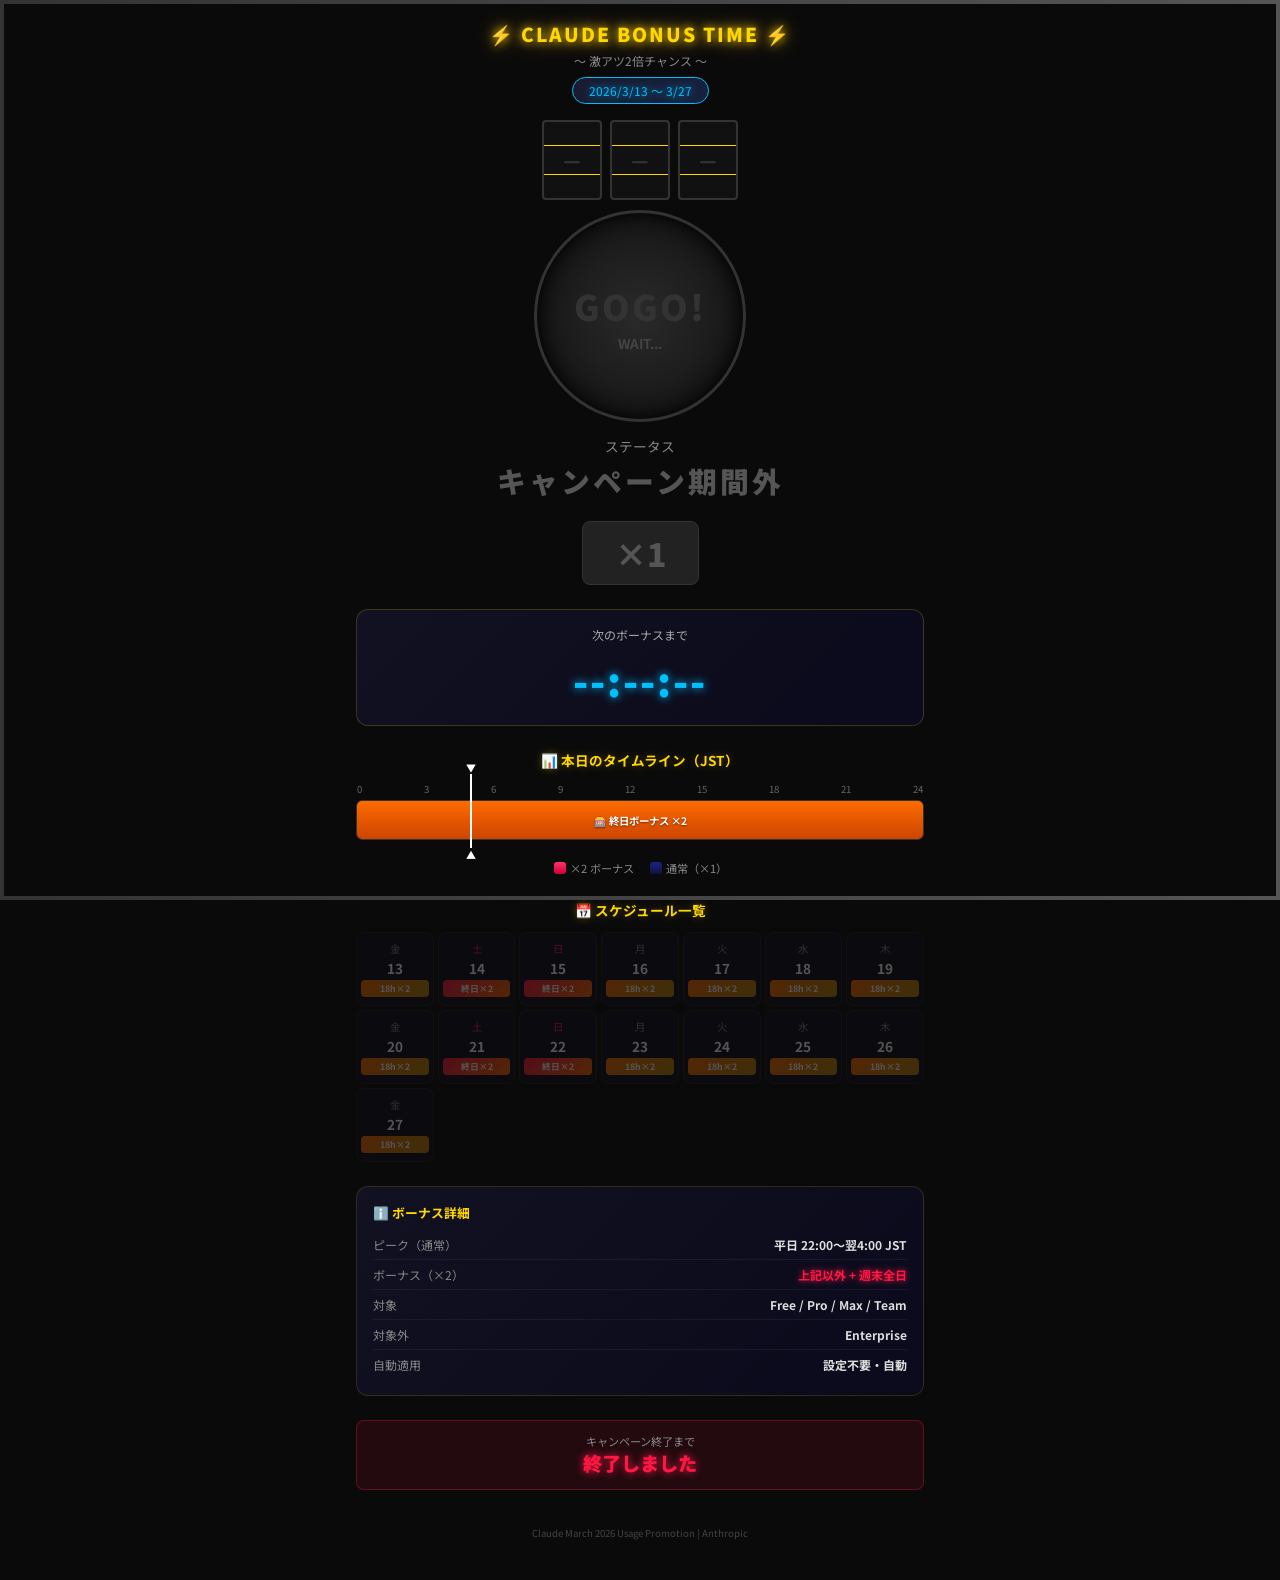
<file: index.html>
<!DOCTYPE html>
<html lang="ja">
<head>
<meta charset="UTF-8">
<meta name="viewport" content="width=device-width, initial-scale=1.0">
<title>Claude ボーナスタイム 〜激アツ2倍チャンス〜</title>
<style>
  @import url('https://fonts.googleapis.com/css2?family=Noto+Sans+JP:wght@700;900&display=swap');

  * { margin: 0; padding: 0; box-sizing: border-box; }

  :root {
    --gold: #ffd700;
    --gold-dark: #b8860b;
    --red-hot: #ff1744;
    --red-glow: #ff4444;
    --neon-blue: #00bfff;
    --neon-purple: #a855f7;
    --rainbow-1: #ff0000;
    --rainbow-2: #ff8800;
    --rainbow-3: #ffdd00;
    --rainbow-4: #00ff44;
    --rainbow-5: #0088ff;
    --rainbow-6: #8800ff;
    --rainbow-7: #ff00ff;
  }

  body {
    background: #0a0a0a;
    color: #fff;
    font-family: 'Noto Sans JP', sans-serif;
    min-height: 100vh;
    overflow-x: hidden;
    position: relative;
  }

  /* LED Border Animation */
  .led-border {
    position: fixed;
    top: 0; left: 0; right: 0; bottom: 0;
    pointer-events: none;
    z-index: 100;
  }
  .led-border::before {
    content: '';
    position: absolute;
    inset: 0;
    border: 4px solid transparent;
    border-image: repeating-linear-gradient(
      90deg,
      var(--rainbow-1), var(--rainbow-2), var(--rainbow-3),
      var(--rainbow-4), var(--rainbow-5), var(--rainbow-6), var(--rainbow-7)
    ) 4;
    animation: ledRotate 2s linear infinite;
  }
  @keyframes ledRotate {
    0% { filter: hue-rotate(0deg); }
    100% { filter: hue-rotate(360deg); }
  }

  .led-border.off::before {
    border-image: repeating-linear-gradient(90deg, #333, #555) 4;
    animation: none;
  }

  /* LED dots along edges */
  .led-dots {
    position: fixed;
    top: 0; left: 0; right: 0; bottom: 0;
    pointer-events: none;
    z-index: 101;
  }

  /* Main Container */
  .container {
    max-width: 600px;
    margin: 0 auto;
    padding: 20px 16px;
    position: relative;
    z-index: 10;
  }

  /* Title */
  .title {
    text-align: center;
    margin-bottom: 8px;
  }
  .title h1 {
    font-size: 1.2rem;
    font-weight: 900;
    color: var(--gold);
    text-shadow:
      0 0 10px var(--gold),
      0 0 20px var(--gold-dark),
      2px 2px 0 #000;
    letter-spacing: 2px;
  }
  .title .sub {
    font-size: 0.75rem;
    color: #888;
    margin-top: 4px;
  }

  /* Period Badge */
  .period-badge {
    text-align: center;
    margin-bottom: 16px;
  }
  .period-badge span {
    display: inline-block;
    background: linear-gradient(135deg, #1a1a2e, #16213e);
    border: 1px solid var(--neon-blue);
    color: var(--neon-blue);
    padding: 4px 16px;
    border-radius: 20px;
    font-size: 0.75rem;
    text-shadow: 0 0 8px var(--neon-blue);
  }

  /* GOGO Lamp */
  .gogo-lamp {
    width: 200px;
    height: 200px;
    margin: 0 auto 20px;
    border-radius: 50%;
    display: flex;
    align-items: center;
    justify-content: center;
    flex-direction: column;
    position: relative;
    transition: all 0.3s;
  }

  .gogo-lamp.bonus {
    background: radial-gradient(circle, #ff6b00 0%, #ff1744 40%, #880000 70%, #1a0000 100%);
    box-shadow:
      0 0 30px var(--red-hot),
      0 0 60px var(--red-hot),
      0 0 100px rgba(255, 23, 68, 0.5),
      inset 0 0 30px rgba(255, 255, 0, 0.3);
    animation: lampPulse 0.8s ease-in-out infinite alternate;
  }

  .gogo-lamp.bonus.rainbow {
    background: conic-gradient(
      from 0deg,
      #ff0000, #ff8800, #ffdd00, #00ff44,
      #0088ff, #8800ff, #ff00ff, #ff0000
    );
    box-shadow:
      0 0 40px var(--rainbow-3),
      0 0 80px var(--rainbow-5),
      0 0 120px var(--rainbow-7);
    animation: lampPulse 0.5s ease-in-out infinite alternate, rainbowSpin 3s linear infinite;
  }

  .gogo-lamp.off {
    background: radial-gradient(circle, #2a2a2a 0%, #1a1a1a 60%, #0a0a0a 100%);
    box-shadow: inset 0 0 20px rgba(0,0,0,0.8);
  }

  @keyframes lampPulse {
    0% { transform: scale(1); filter: brightness(1); }
    100% { transform: scale(1.05); filter: brightness(1.3); }
  }

  @keyframes rainbowSpin {
    0% { filter: hue-rotate(0deg) brightness(1.2); }
    100% { filter: hue-rotate(360deg) brightness(1.2); }
  }

  .gogo-lamp .lamp-ring {
    position: absolute;
    inset: -6px;
    border-radius: 50%;
    border: 3px solid #333;
    background: transparent;
  }
  .gogo-lamp.bonus .lamp-ring {
    border-color: var(--gold);
    box-shadow: 0 0 10px var(--gold);
  }

  .gogo-lamp .lamp-text {
    font-size: 2.2rem;
    font-weight: 900;
    letter-spacing: 2px;
    z-index: 2;
  }
  .gogo-lamp.bonus .lamp-text {
    color: #fff;
    text-shadow:
      0 0 10px #fff,
      0 0 20px var(--gold),
      0 0 40px var(--red-hot);
  }
  .gogo-lamp.off .lamp-text {
    color: #333;
    text-shadow: none;
  }

  .gogo-lamp .lamp-sub {
    font-size: 0.85rem;
    font-weight: 700;
    z-index: 2;
    margin-top: 2px;
  }
  .gogo-lamp.bonus .lamp-sub {
    color: var(--gold);
    text-shadow: 0 0 10px var(--gold);
  }
  .gogo-lamp.off .lamp-sub {
    color: #444;
  }

  /* Status Text */
  .status-area {
    text-align: center;
    margin-bottom: 20px;
  }
  .status-label {
    font-size: 0.85rem;
    color: #888;
    margin-bottom: 4px;
  }
  .status-text {
    font-size: 1.8rem;
    font-weight: 900;
    letter-spacing: 3px;
  }
  .status-text.bonus {
    background: linear-gradient(180deg, #fff 0%, var(--gold) 50%, var(--gold-dark) 100%);
    -webkit-background-clip: text;
    -webkit-text-fill-color: transparent;
    filter: drop-shadow(0 0 8px var(--gold));
    animation: textGlow 1s ease-in-out infinite alternate;
  }
  .status-text.off {
    color: #555;
  }
  @keyframes textGlow {
    0% { filter: drop-shadow(0 0 8px var(--gold)); }
    100% { filter: drop-shadow(0 0 16px var(--gold)) drop-shadow(0 0 32px var(--red-hot)); }
  }

  /* Countdown */
  .countdown-area {
    text-align: center;
    margin-bottom: 24px;
    padding: 16px;
    background: linear-gradient(135deg, rgba(20,20,40,0.8), rgba(10,10,30,0.9));
    border: 1px solid rgba(255,215,0,0.2);
    border-radius: 12px;
  }
  .countdown-label {
    font-size: 0.75rem;
    color: #aaa;
    margin-bottom: 8px;
  }
  .countdown-time {
    font-size: 2.5rem;
    font-weight: 900;
    font-variant-numeric: tabular-nums;
    letter-spacing: 2px;
  }
  .countdown-time.to-bonus {
    color: var(--neon-blue);
    text-shadow: 0 0 10px var(--neon-blue);
  }
  .countdown-time.to-end {
    color: var(--red-hot);
    text-shadow: 0 0 10px var(--red-hot);
    animation: urgentPulse 1s ease-in-out infinite;
  }
  @keyframes urgentPulse {
    0%, 100% { opacity: 1; }
    50% { opacity: 0.7; }
  }

  /* Multiplier Display */
  .multiplier {
    text-align: center;
    margin-bottom: 24px;
  }
  .multiplier-badge {
    display: inline-block;
    padding: 8px 32px;
    border-radius: 8px;
    font-size: 2rem;
    font-weight: 900;
  }
  .multiplier-badge.x2 {
    background: linear-gradient(135deg, var(--red-hot), #ff6b00);
    color: #fff;
    box-shadow:
      0 0 20px var(--red-hot),
      inset 0 -3px 0 rgba(0,0,0,0.3);
    text-shadow: 2px 2px 0 rgba(0,0,0,0.5);
    animation: badgePop 2s ease-in-out infinite;
  }
  .multiplier-badge.x1 {
    background: #222;
    color: #555;
    border: 1px solid #333;
  }
  @keyframes badgePop {
    0%, 100% { transform: scale(1); }
    50% { transform: scale(1.05); }
  }

  /* Timeline */
  .timeline {
    margin-bottom: 24px;
  }
  .timeline-title {
    font-size: 0.85rem;
    font-weight: 700;
    color: var(--gold);
    text-align: center;
    margin-bottom: 12px;
    text-shadow: 0 0 8px rgba(255,215,0,0.3);
  }

  .timeline-bar-wrapper {
    position: relative;
    margin-bottom: 20px;
  }

  .time-labels {
    display: flex;
    justify-content: space-between;
    font-size: 0.6rem;
    color: #666;
    margin-bottom: 4px;
    padding: 0 1px;
  }

  .timeline-bar {
    height: 40px;
    border-radius: 6px;
    overflow: hidden;
    display: flex;
    position: relative;
    border: 1px solid #333;
  }

  .timeline-segment {
    height: 100%;
    display: flex;
    align-items: center;
    justify-content: center;
    font-size: 0.65rem;
    font-weight: 700;
    position: relative;
    transition: all 0.3s;
  }

  .segment-bonus {
    background: linear-gradient(180deg, #ff3366, #cc0033);
    color: #fff;
    text-shadow: 0 1px 2px rgba(0,0,0,0.5);
  }
  .segment-bonus.active {
    animation: segmentGlow 1s ease-in-out infinite alternate;
  }
  @keyframes segmentGlow {
    0% { filter: brightness(1); }
    100% { filter: brightness(1.4); }
  }

  .segment-normal {
    background: linear-gradient(180deg, #1a237e, #0d1442);
    color: #5566aa;
  }

  .segment-weekend {
    background: linear-gradient(180deg, #ff6b00, #cc4400);
    color: #fff;
    text-shadow: 0 1px 2px rgba(0,0,0,0.5);
  }
  .segment-weekend.active {
    animation: segmentGlow 1s ease-in-out infinite alternate;
  }

  /* Current time indicator */
  .time-indicator {
    position: absolute;
    top: -8px;
    width: 2px;
    height: calc(100% + 16px);
    background: #fff;
    z-index: 10;
    transition: left 1s linear;
  }
  .time-indicator::before {
    content: '▼';
    position: absolute;
    top: -14px;
    left: 50%;
    transform: translateX(-50%);
    font-size: 10px;
    color: #fff;
  }
  .time-indicator::after {
    content: '▲';
    position: absolute;
    bottom: -14px;
    left: 50%;
    transform: translateX(-50%);
    font-size: 10px;
    color: #fff;
  }

  /* Day labels */
  .day-row {
    margin-bottom: 8px;
  }
  .day-label {
    font-size: 0.7rem;
    font-weight: 700;
    margin-bottom: 2px;
    display: flex;
    align-items: center;
    gap: 6px;
  }
  .day-label .dot {
    width: 8px;
    height: 8px;
    border-radius: 50%;
    display: inline-block;
  }
  .day-label .dot.bonus { background: var(--red-hot); box-shadow: 0 0 6px var(--red-hot); }
  .day-label .dot.normal { background: #1a237e; }
  .day-label .dot.today { box-shadow: 0 0 8px #fff; border: 1px solid #fff; }

  /* Legend */
  .legend {
    display: flex;
    justify-content: center;
    gap: 16px;
    margin-top: 12px;
    font-size: 0.7rem;
    color: #888;
  }
  .legend-item {
    display: flex;
    align-items: center;
    gap: 4px;
  }
  .legend-dot {
    width: 12px;
    height: 12px;
    border-radius: 3px;
  }
  .legend-dot.bonus { background: linear-gradient(180deg, #ff3366, #cc0033); }
  .legend-dot.normal { background: linear-gradient(180deg, #1a237e, #0d1442); }

  /* Weekly Schedule */
  .weekly {
    margin-bottom: 24px;
  }
  .weekly-title {
    font-size: 0.85rem;
    font-weight: 700;
    color: var(--gold);
    text-align: center;
    margin-bottom: 12px;
    text-shadow: 0 0 8px rgba(255,215,0,0.3);
  }
  .weekly-grid {
    display: grid;
    grid-template-columns: repeat(7, 1fr);
    gap: 4px;
  }
  .weekly-day {
    text-align: center;
    padding: 8px 4px;
    border-radius: 8px;
    background: rgba(20,20,40,0.6);
    border: 1px solid #222;
  }
  .weekly-day.today {
    border-color: var(--gold);
    box-shadow: 0 0 10px rgba(255,215,0,0.3);
  }
  .weekly-day.past {
    opacity: 0.3;
  }
  .weekly-day .day-name {
    font-size: 0.65rem;
    color: #888;
  }
  .weekly-day .day-name.weekend {
    color: var(--red-hot);
  }
  .weekly-day .day-date {
    font-size: 0.85rem;
    font-weight: 700;
    margin: 2px 0;
  }
  .weekly-day .day-bonus {
    font-size: 0.55rem;
    padding: 2px 4px;
    border-radius: 4px;
    font-weight: 700;
  }
  .weekly-day .day-bonus.full {
    background: linear-gradient(135deg, var(--red-hot), #ff6b00);
    color: #fff;
  }
  .weekly-day .day-bonus.partial {
    background: linear-gradient(135deg, #ff6b00, var(--gold-dark));
    color: #fff;
  }

  /* Info Panel */
  .info-panel {
    background: linear-gradient(135deg, rgba(20,20,40,0.8), rgba(10,10,30,0.9));
    border: 1px solid rgba(255,215,0,0.15);
    border-radius: 12px;
    padding: 16px;
    margin-bottom: 24px;
  }
  .info-panel h3 {
    font-size: 0.8rem;
    color: var(--gold);
    margin-bottom: 8px;
  }
  .info-row {
    display: flex;
    justify-content: space-between;
    padding: 6px 0;
    border-bottom: 1px solid rgba(255,255,255,0.05);
    font-size: 0.75rem;
  }
  .info-row:last-child { border-bottom: none; }
  .info-row .label { color: #888; }
  .info-row .value { color: #ddd; font-weight: 700; }
  .info-row .value.hot {
    color: var(--red-hot);
    text-shadow: 0 0 6px var(--red-hot);
  }

  /* Promo end warning */
  .promo-end {
    text-align: center;
    margin-bottom: 16px;
    padding: 12px;
    background: rgba(255,23,68,0.1);
    border: 1px solid rgba(255,23,68,0.3);
    border-radius: 8px;
  }
  .promo-end .end-label {
    font-size: 0.7rem;
    color: #888;
  }
  .promo-end .end-countdown {
    font-size: 1.2rem;
    font-weight: 900;
    color: var(--red-hot);
    text-shadow: 0 0 8px var(--red-hot);
    font-variant-numeric: tabular-nums;
  }

  /* Particle effect container */
  .particles {
    position: fixed;
    top: 0; left: 0;
    width: 100%; height: 100%;
    pointer-events: none;
    z-index: 5;
    overflow: hidden;
  }
  .particle {
    position: absolute;
    width: 4px;
    height: 4px;
    border-radius: 50%;
    animation: particleFall linear infinite;
  }
  @keyframes particleFall {
    0% { transform: translateY(-10px) rotate(0deg); opacity: 1; }
    100% { transform: translateY(100vh) rotate(720deg); opacity: 0; }
  }

  /* Flash overlay for transitions */
  .flash-overlay {
    position: fixed;
    inset: 0;
    background: #fff;
    z-index: 1000;
    pointer-events: none;
    opacity: 0;
    transition: opacity 0.1s;
  }
  .flash-overlay.active {
    animation: flash 0.5s ease-out;
  }
  @keyframes flash {
    0% { opacity: 0.8; }
    100% { opacity: 0; }
  }

  /* Footer */
  .footer {
    text-align: center;
    padding: 20px 0;
    font-size: 0.6rem;
    color: #444;
  }

  /* Reel decoration */
  .reel-deco {
    display: flex;
    justify-content: center;
    gap: 8px;
    margin-bottom: 16px;
  }
  .reel {
    width: 60px;
    height: 80px;
    background: #111;
    border: 2px solid #333;
    border-radius: 4px;
    overflow: hidden;
    position: relative;
  }
  .reel.spinning .reel-inner {
    animation: reelSpin 0.15s linear infinite;
  }
  .reel-inner {
    display: flex;
    flex-direction: column;
    align-items: center;
    justify-content: center;
    height: 100%;
    font-size: 2rem;
  }
  .reel.bonus .reel-inner {
    color: var(--red-hot);
    text-shadow: 0 0 10px var(--red-hot);
  }
  .reel.off .reel-inner {
    color: #333;
  }
  @keyframes reelSpin {
    0% { transform: translateY(0); }
    100% { transform: translateY(-80px); }
  }
  .reel-highlight {
    position: absolute;
    top: 50%;
    left: 0;
    right: 0;
    height: 30px;
    transform: translateY(-50%);
    border-top: 1px solid var(--gold);
    border-bottom: 1px solid var(--gold);
    pointer-events: none;
  }

  /* Responsive */
  @media (max-width: 400px) {
    .gogo-lamp { width: 160px; height: 160px; }
    .gogo-lamp .lamp-text { font-size: 1.8rem; }
    .countdown-time { font-size: 2rem; }
    .status-text { font-size: 1.4rem; }
  }
</style>
</head>
<body>

<div class="led-border" id="ledBorder"></div>
<div class="flash-overlay" id="flashOverlay"></div>
<div class="particles" id="particles"></div>

<div class="container">
  <div class="title">
    <h1>⚡ CLAUDE BONUS TIME ⚡</h1>
    <div class="sub">〜 激アツ2倍チャンス 〜</div>
  </div>

  <div class="period-badge">
    <span id="periodBadge">2026/3/13 〜 3/27</span>
  </div>

  <!-- Reel Decoration -->
  <div class="reel-deco" id="reelDeco">
    <div class="reel" id="reel1"><div class="reel-inner">7</div><div class="reel-highlight"></div></div>
    <div class="reel" id="reel2"><div class="reel-inner">7</div><div class="reel-highlight"></div></div>
    <div class="reel" id="reel3"><div class="reel-inner">7</div><div class="reel-highlight"></div></div>
  </div>

  <!-- GOGO Lamp -->
  <div class="gogo-lamp off" id="gogoLamp">
    <div class="lamp-ring"></div>
    <div class="lamp-text" id="lampText">GOGO!</div>
    <div class="lamp-sub" id="lampSub">×2 BONUS</div>
  </div>

  <!-- Status -->
  <div class="status-area">
    <div class="status-label" id="statusLabel">現在のステータス</div>
    <div class="status-text off" id="statusText">確認中...</div>
  </div>

  <!-- Multiplier -->
  <div class="multiplier">
    <div class="multiplier-badge x1" id="multiplierBadge">×1</div>
  </div>

  <!-- Countdown -->
  <div class="countdown-area">
    <div class="countdown-label" id="countdownLabel">次のボーナスまで</div>
    <div class="countdown-time to-bonus" id="countdownTime">--:--:--</div>
  </div>

  <!-- Today's Timeline -->
  <div class="timeline">
    <div class="timeline-title">📊 本日のタイムライン（JST）</div>
    <div class="timeline-bar-wrapper">
      <div class="time-labels" id="timeLabels"></div>
      <div class="timeline-bar" id="timelineBar"></div>
      <div class="time-indicator" id="timeIndicator"></div>
    </div>
    <div class="legend">
      <div class="legend-item"><div class="legend-dot bonus"></div>×2 ボーナス</div>
      <div class="legend-item"><div class="legend-dot normal"></div>通常（×1）</div>
    </div>
  </div>

  <!-- Weekly Schedule -->
  <div class="weekly">
    <div class="weekly-title">📅 スケジュール一覧</div>
    <div class="weekly-grid" id="weeklyGrid"></div>
  </div>

  <!-- Info -->
  <div class="info-panel">
    <h3>ℹ️ ボーナス詳細</h3>
    <div class="info-row">
      <span class="label">ピーク（通常）</span>
      <span class="value">平日 22:00〜翌4:00 JST</span>
    </div>
    <div class="info-row">
      <span class="label">ボーナス（×2）</span>
      <span class="value hot">上記以外 + 週末全日</span>
    </div>
    <div class="info-row">
      <span class="label">対象</span>
      <span class="value">Free / Pro / Max / Team</span>
    </div>
    <div class="info-row">
      <span class="label">対象外</span>
      <span class="value">Enterprise</span>
    </div>
    <div class="info-row">
      <span class="label">自動適用</span>
      <span class="value">設定不要・自動</span>
    </div>
  </div>

  <!-- Promo end countdown -->
  <div class="promo-end">
    <div class="end-label">キャンペーン終了まで</div>
    <div class="end-countdown" id="promoEndCountdown">--日 --:--:--</div>
  </div>

  <div class="footer">
    Claude March 2026 Usage Promotion | Anthropic
  </div>
</div>

<script>
  // Promo period: March 13 - March 27, 2026 (PT 23:59)
  // Peak (normal 1x): Weekdays 8:00-14:00 ET = 22:00-04:00 JST (same day 22:00 to next day 04:00)
  // Bonus (2x): Everything else + weekends

  const PROMO_START = new Date('2026-03-13T00:00:00-08:00'); // PT
  const PROMO_END = new Date('2026-03-27T23:59:59-07:00');   // PT (PDT)

  // Peak hours in JST: 22:00 - 04:00 next day (weekdays only)
  const PEAK_START_JST = 22; // 22:00 JST
  const PEAK_END_JST = 4;    // 04:00 JST next day

  let previousBonusState = null;

  function getJSTDate(date) {
    return new Date(date.toLocaleString('en-US', { timeZone: 'Asia/Tokyo' }));
  }

  function isWeekend(jstDate) {
    const day = jstDate.getDay();
    return day === 0 || day === 6;
  }

  function isInPromo(now) {
    return now >= PROMO_START && now <= PROMO_END;
  }

  function isBonusTime(now) {
    if (!isInPromo(now)) return false;
    const jst = getJSTDate(now);
    if (isWeekend(jst)) return true;
    const hour = jst.getHours();
    // Peak (NOT bonus) is 22:00-23:59 and 00:00-03:59
    const isPeak = hour >= PEAK_START_JST || hour < PEAK_END_JST;
    return !isPeak;
  }

  function getNextTransition(now) {
    const jst = getJSTDate(now);
    const currentBonus = isBonusTime(now);

    // Search minute by minute for up to 7 days
    for (let m = 1; m <= 7 * 24 * 60; m++) {
      const future = new Date(now.getTime() + m * 60000);
      if (isBonusTime(future) !== currentBonus) {
        return { time: future, toBonus: !currentBonus };
      }
    }
    return null;
  }

  function formatCountdown(ms) {
    if (ms <= 0) return '00:00:00';
    const hours = Math.floor(ms / 3600000);
    const mins = Math.floor((ms % 3600000) / 60000);
    const secs = Math.floor((ms % 60000) / 1000);
    return `${String(hours).padStart(2, '0')}:${String(mins).padStart(2, '0')}:${String(secs).padStart(2, '0')}`;
  }

  function formatPromoCountdown(ms) {
    if (ms <= 0) return '終了しました';
    const days = Math.floor(ms / 86400000);
    const hours = Math.floor((ms % 86400000) / 3600000);
    const mins = Math.floor((ms % 3600000) / 60000);
    const secs = Math.floor((ms % 60000) / 1000);
    return `${days}日 ${String(hours).padStart(2, '0')}:${String(mins).padStart(2, '0')}:${String(secs).padStart(2, '0')}`;
  }

  // Build timeline bar
  function buildTimeline(now) {
    const jst = getJSTDate(now);
    const isWE = isWeekend(jst);
    const bar = document.getElementById('timelineBar');
    const labels = document.getElementById('timeLabels');

    bar.innerHTML = '';
    labels.innerHTML = '';

    // Generate hour labels
    for (let h = 0; h <= 24; h += 3) {
      const label = document.createElement('span');
      label.textContent = `${h}`;
      labels.appendChild(label);
    }

    if (isWE) {
      // Weekend: all bonus
      const seg = document.createElement('div');
      seg.className = 'timeline-segment segment-weekend active';
      seg.style.width = '100%';
      seg.textContent = '🎰 終日ボーナス ×2';
      bar.appendChild(seg);
    } else {
      // Weekday: 0-4 peak, 4-22 bonus, 22-24 peak
      const segments = [
        { start: 0, end: 4, type: 'normal', label: '×1' },
        { start: 4, end: 22, type: 'bonus', label: '×2 ボーナス' },
        { start: 22, end: 24, type: 'normal', label: '×1' },
      ];
      segments.forEach(seg => {
        const div = document.createElement('div');
        const width = ((seg.end - seg.start) / 24) * 100;
        div.className = `timeline-segment segment-${seg.type}`;
        div.style.width = `${width}%`;
        div.textContent = seg.label;

        const currentHour = jst.getHours() + jst.getMinutes() / 60;
        if (currentHour >= seg.start && currentHour < seg.end) {
          div.classList.add('active');
        }
        bar.appendChild(div);
      });
    }

    // Position time indicator
    const indicator = document.getElementById('timeIndicator');
    const currentHour = jst.getHours() + jst.getMinutes() / 60;
    const pct = (currentHour / 24) * 100;
    indicator.style.left = `${pct}%`;
  }

  // Build weekly schedule
  function buildWeekly(now) {
    const grid = document.getElementById('weeklyGrid');
    grid.innerHTML = '';

    const jst = getJSTDate(now);
    const today = new Date(jst.getFullYear(), jst.getMonth(), jst.getDate());

    // Show the promo period
    const start = new Date(2026, 2, 13); // March 13
    const end = new Date(2026, 2, 27);   // March 27

    const dayNames = ['日', '月', '火', '水', '木', '金', '土'];

    for (let d = new Date(start); d <= end; d.setDate(d.getDate() + 1)) {
      const dayDiv = document.createElement('div');
      dayDiv.className = 'weekly-day';

      const dayNum = d.getDay();
      const isToday = d.getTime() === today.getTime();
      const isPast = d < today;
      const isWE = dayNum === 0 || dayNum === 6;

      if (isToday) dayDiv.classList.add('today');
      if (isPast) dayDiv.classList.add('past');

      const nameSpan = document.createElement('div');
      nameSpan.className = `day-name${isWE ? ' weekend' : ''}`;
      nameSpan.textContent = dayNames[dayNum];

      const dateSpan = document.createElement('div');
      dateSpan.className = 'day-date';
      dateSpan.textContent = d.getDate();

      const bonusSpan = document.createElement('div');
      bonusSpan.className = `day-bonus ${isWE ? 'full' : 'partial'}`;
      bonusSpan.textContent = isWE ? '終日×2' : '18h×2';

      dayDiv.appendChild(nameSpan);
      dayDiv.appendChild(dateSpan);
      dayDiv.appendChild(bonusSpan);
      grid.appendChild(dayDiv);
    }
  }

  // Particles
  function createParticles(isBonus) {
    const container = document.getElementById('particles');
    container.innerHTML = '';
    if (!isBonus) return;

    const colors = ['#ff1744', '#ffd700', '#ff6b00', '#ff00ff', '#00bfff'];
    for (let i = 0; i < 30; i++) {
      const p = document.createElement('div');
      p.className = 'particle';
      p.style.left = `${Math.random() * 100}%`;
      p.style.backgroundColor = colors[Math.floor(Math.random() * colors.length)];
      p.style.animationDuration = `${2 + Math.random() * 4}s`;
      p.style.animationDelay = `${Math.random() * 5}s`;
      p.style.width = p.style.height = `${2 + Math.random() * 4}px`;
      container.appendChild(p);
    }
  }

  // Flash effect on state transition
  function triggerFlash() {
    const overlay = document.getElementById('flashOverlay');
    overlay.classList.remove('active');
    void overlay.offsetWidth;
    overlay.classList.add('active');
  }

  // Reel animation
  function animateReels(isBonus) {
    const reels = [
      document.getElementById('reel1'),
      document.getElementById('reel2'),
      document.getElementById('reel3'),
    ];
    const symbols = isBonus ? ['7', '7', '7'] : ['−', '−', '−'];
    const cls = isBonus ? 'bonus' : 'off';

    reels.forEach((reel, i) => {
      reel.className = 'reel spinning';
      setTimeout(() => {
        reel.className = `reel ${cls}`;
        reel.querySelector('.reel-inner').textContent = symbols[i];
      }, 500 + i * 300);
    });
  }

  // Main update
  function update() {
    const now = new Date();
    const bonus = isBonusTime(now);
    const inPromo = isInPromo(now);

    // Detect state transition
    if (previousBonusState !== null && previousBonusState !== bonus) {
      triggerFlash();
      animateReels(bonus);
    }
    previousBonusState = bonus;

    // GOGO Lamp
    const lamp = document.getElementById('gogoLamp');
    const lampText = document.getElementById('lampText');
    const lampSub = document.getElementById('lampSub');

    if (bonus) {
      // Random rainbow chance for extra excitement
      const isRainbow = Math.random() < 0.1;
      lamp.className = `gogo-lamp bonus${isRainbow ? ' rainbow' : ''}`;
      lampText.textContent = 'GOGO!';
      lampSub.textContent = '×2 BONUS';
    } else {
      lamp.className = 'gogo-lamp off';
      lampText.textContent = 'GOGO!';
      lampSub.textContent = 'WAIT...';
    }

    // Status
    const statusText = document.getElementById('statusText');
    const statusLabel = document.getElementById('statusLabel');
    if (!inPromo) {
      statusText.textContent = 'キャンペーン期間外';
      statusText.className = 'status-text off';
      statusLabel.textContent = 'ステータス';
    } else if (bonus) {
      statusText.textContent = '🎰 激アツ ボーナスタイム！';
      statusText.className = 'status-text bonus';
      statusLabel.textContent = '🔥 現在のステータス 🔥';
    } else {
      statusText.textContent = '通常モード';
      statusText.className = 'status-text off';
      statusLabel.textContent = '現在のステータス';
    }

    // Multiplier
    const badge = document.getElementById('multiplierBadge');
    if (bonus) {
      badge.textContent = '×2';
      badge.className = 'multiplier-badge x2';
    } else {
      badge.textContent = '×1';
      badge.className = 'multiplier-badge x1';
    }

    // Countdown
    const next = getNextTransition(now);
    const countdownLabel = document.getElementById('countdownLabel');
    const countdownTime = document.getElementById('countdownTime');
    if (next) {
      const ms = next.time.getTime() - now.getTime();
      if (bonus) {
        countdownLabel.textContent = '⚠️ ボーナス終了まで';
        countdownTime.textContent = formatCountdown(ms);
        countdownTime.className = 'countdown-time to-end';
      } else {
        countdownLabel.textContent = '🎰 次のボーナスまで';
        countdownTime.textContent = formatCountdown(ms);
        countdownTime.className = 'countdown-time to-bonus';
      }
    }

    // LED Border
    const ledBorder = document.getElementById('ledBorder');
    ledBorder.className = bonus ? 'led-border' : 'led-border off';

    // Reels (static state)
    const reels = document.querySelectorAll('.reel');
    reels.forEach(reel => {
      if (!reel.classList.contains('spinning')) {
        reel.className = `reel ${bonus ? 'bonus' : 'off'}`;
      }
    });

    // Timeline
    buildTimeline(now);

    // Promo end countdown
    const promoMs = PROMO_END.getTime() - now.getTime();
    document.getElementById('promoEndCountdown').textContent = formatPromoCountdown(promoMs);

    // Particles
    createParticles(bonus);
  }

  // Initial build
  buildWeekly(new Date());
  animateReels(isBonusTime(new Date()));
  update();
  setInterval(update, 1000);
</script>

</body>
</html>
</file>
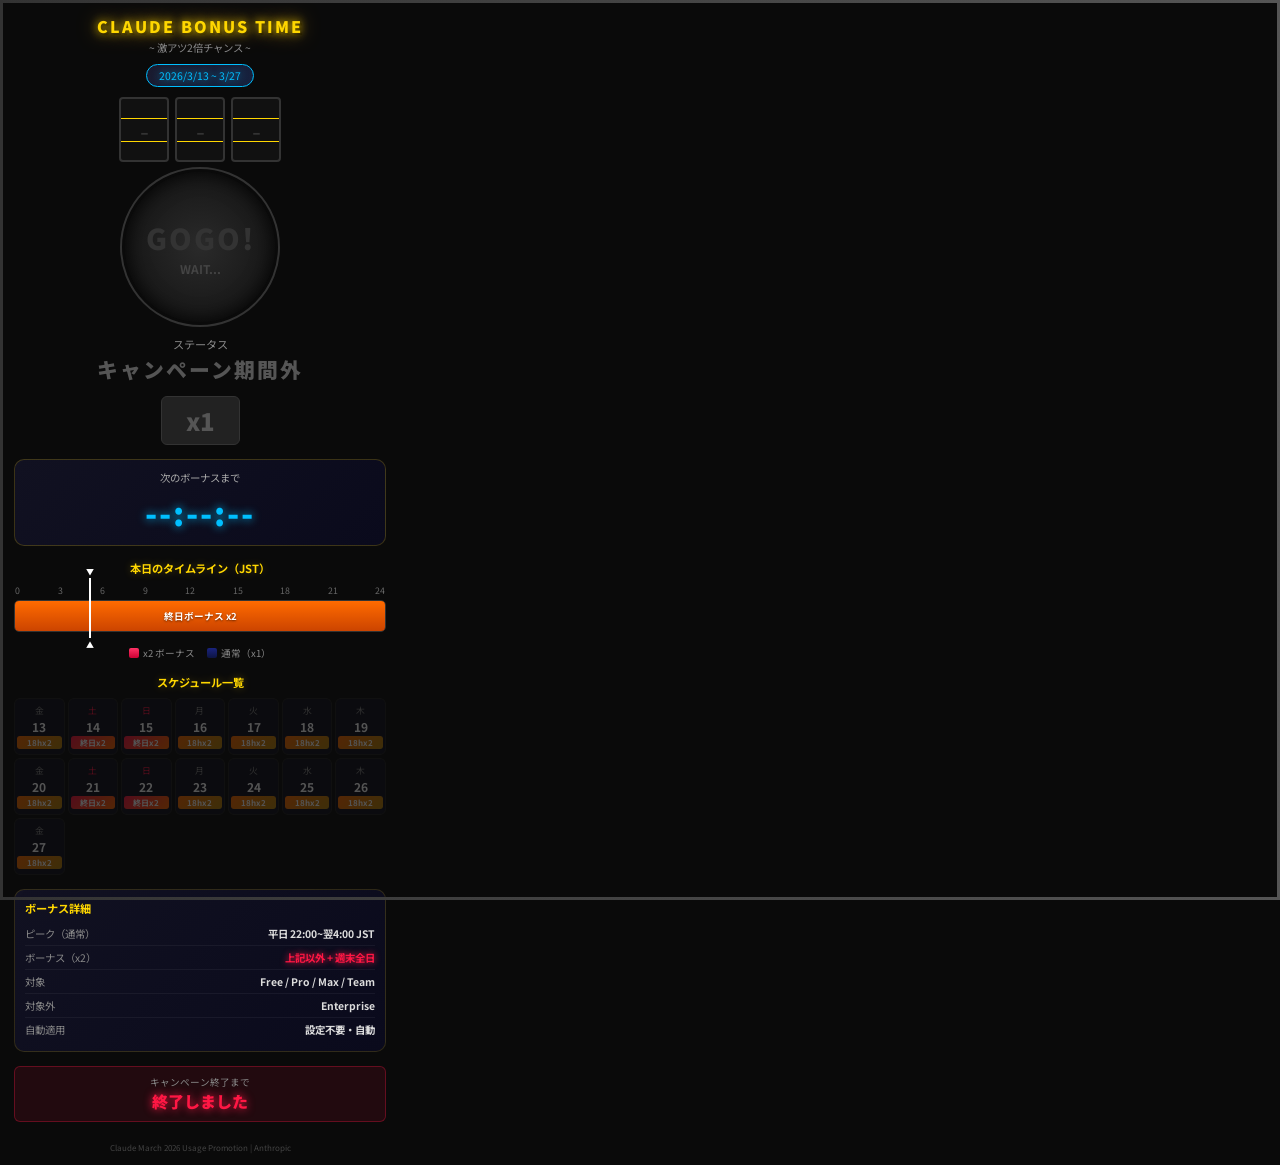
<file: popup.html>
<!DOCTYPE html>
<html lang="ja">
<head>
<meta charset="UTF-8">
<link rel="stylesheet" href="popup.css">
</head>
<body>

<div class="led-border" id="ledBorder"></div>
<div class="flash-overlay" id="flashOverlay"></div>
<div class="particles" id="particles"></div>

<div class="container">
  <div class="title">
    <h1>CLAUDE BONUS TIME</h1>
    <div class="sub">~ 激アツ2倍チャンス ~</div>
  </div>

  <div class="period-badge">
    <span id="periodBadge">2026/3/13 ~ 3/27</span>
  </div>

  <!-- Reel Decoration -->
  <div class="reel-deco" id="reelDeco">
    <div class="reel" id="reel1"><div class="reel-inner">7</div><div class="reel-highlight"></div></div>
    <div class="reel" id="reel2"><div class="reel-inner">7</div><div class="reel-highlight"></div></div>
    <div class="reel" id="reel3"><div class="reel-inner">7</div><div class="reel-highlight"></div></div>
  </div>

  <!-- GOGO Lamp -->
  <div class="gogo-lamp off" id="gogoLamp">
    <div class="lamp-ring"></div>
    <div class="lamp-text" id="lampText">GOGO!</div>
    <div class="lamp-sub" id="lampSub">x2 BONUS</div>
  </div>

  <!-- Status -->
  <div class="status-area">
    <div class="status-label" id="statusLabel">現在のステータス</div>
    <div class="status-text off" id="statusText">確認中...</div>
  </div>

  <!-- Multiplier -->
  <div class="multiplier">
    <div class="multiplier-badge x1" id="multiplierBadge">x1</div>
  </div>

  <!-- Countdown -->
  <div class="countdown-area">
    <div class="countdown-label" id="countdownLabel">次のボーナスまで</div>
    <div class="countdown-time to-bonus" id="countdownTime">--:--:--</div>
  </div>

  <!-- Today's Timeline -->
  <div class="timeline">
    <div class="timeline-title">本日のタイムライン（JST）</div>
    <div class="timeline-bar-wrapper">
      <div class="time-labels" id="timeLabels"></div>
      <div class="timeline-bar" id="timelineBar"></div>
      <div class="time-indicator" id="timeIndicator"></div>
    </div>
    <div class="legend">
      <div class="legend-item"><div class="legend-dot bonus"></div>x2 ボーナス</div>
      <div class="legend-item"><div class="legend-dot normal"></div>通常（x1）</div>
    </div>
  </div>

  <!-- Weekly Schedule -->
  <div class="weekly">
    <div class="weekly-title">スケジュール一覧</div>
    <div class="weekly-grid" id="weeklyGrid"></div>
  </div>

  <!-- Info -->
  <div class="info-panel">
    <h3>ボーナス詳細</h3>
    <div class="info-row">
      <span class="label">ピーク（通常）</span>
      <span class="value">平日 22:00~翌4:00 JST</span>
    </div>
    <div class="info-row">
      <span class="label">ボーナス（x2）</span>
      <span class="value hot">上記以外 + 週末全日</span>
    </div>
    <div class="info-row">
      <span class="label">対象</span>
      <span class="value">Free / Pro / Max / Team</span>
    </div>
    <div class="info-row">
      <span class="label">対象外</span>
      <span class="value">Enterprise</span>
    </div>
    <div class="info-row">
      <span class="label">自動適用</span>
      <span class="value">設定不要・自動</span>
    </div>
  </div>

  <!-- Promo end countdown -->
  <div class="promo-end">
    <div class="end-label">キャンペーン終了まで</div>
    <div class="end-countdown" id="promoEndCountdown">--日 --:--:--</div>
  </div>

  <div class="footer">
    Claude March 2026 Usage Promotion | Anthropic
  </div>
</div>

<script src="popup.js"></script>
</body>
</html>
</file>
<file: popup.css>
@import url('https://fonts.googleapis.com/css2?family=Noto+Sans+JP:wght@700;900&display=swap');

* { margin: 0; padding: 0; box-sizing: border-box; }

:root {
  --gold: #ffd700;
  --gold-dark: #b8860b;
  --red-hot: #ff1744;
  --red-glow: #ff4444;
  --neon-blue: #00bfff;
  --neon-purple: #a855f7;
  --rainbow-1: #ff0000;
  --rainbow-2: #ff8800;
  --rainbow-3: #ffdd00;
  --rainbow-4: #00ff44;
  --rainbow-5: #0088ff;
  --rainbow-6: #8800ff;
  --rainbow-7: #ff00ff;
}

body {
  background: #0a0a0a;
  color: #fff;
  font-family: 'Noto Sans JP', sans-serif;
  width: 400px;
  min-height: 200px;
  overflow-x: hidden;
  position: relative;
}

/* LED Border Animation */
.led-border {
  position: fixed;
  top: 0; left: 0; right: 0; bottom: 0;
  pointer-events: none;
  z-index: 100;
}
.led-border::before {
  content: '';
  position: absolute;
  inset: 0;
  border: 3px solid transparent;
  border-image: repeating-linear-gradient(
    90deg,
    var(--rainbow-1), var(--rainbow-2), var(--rainbow-3),
    var(--rainbow-4), var(--rainbow-5), var(--rainbow-6), var(--rainbow-7)
  ) 3;
  animation: ledRotate 2s linear infinite;
}
@keyframes ledRotate {
  0% { filter: hue-rotate(0deg); }
  100% { filter: hue-rotate(360deg); }
}

.led-border.off::before {
  border-image: repeating-linear-gradient(90deg, #333, #555) 3;
  animation: none;
}

/* Main Container */
.container {
  width: 400px;
  padding: 14px 14px 8px;
  position: relative;
  z-index: 10;
}

/* Title */
.title {
  text-align: center;
  margin-bottom: 6px;
}
.title h1 {
  font-size: 1rem;
  font-weight: 900;
  color: var(--gold);
  text-shadow:
    0 0 10px var(--gold),
    0 0 20px var(--gold-dark),
    2px 2px 0 #000;
  letter-spacing: 2px;
}
.title .sub {
  font-size: 0.65rem;
  color: #888;
  margin-top: 2px;
}

/* Period Badge */
.period-badge {
  text-align: center;
  margin-bottom: 10px;
}
.period-badge span {
  display: inline-block;
  background: linear-gradient(135deg, #1a1a2e, #16213e);
  border: 1px solid var(--neon-blue);
  color: var(--neon-blue);
  padding: 3px 12px;
  border-radius: 20px;
  font-size: 0.65rem;
  text-shadow: 0 0 8px var(--neon-blue);
}

/* GOGO Lamp */
.gogo-lamp {
  width: 150px;
  height: 150px;
  margin: 0 auto 14px;
  border-radius: 50%;
  display: flex;
  align-items: center;
  justify-content: center;
  flex-direction: column;
  position: relative;
  transition: all 0.3s;
}

.gogo-lamp.bonus {
  background: radial-gradient(circle, #ff6b00 0%, #ff1744 40%, #880000 70%, #1a0000 100%);
  box-shadow:
    0 0 20px var(--red-hot),
    0 0 40px var(--red-hot),
    0 0 70px rgba(255, 23, 68, 0.5),
    inset 0 0 20px rgba(255, 255, 0, 0.3);
  animation: lampPulse 0.8s ease-in-out infinite alternate;
}

.gogo-lamp.bonus.rainbow {
  background: conic-gradient(
    from 0deg,
    #ff0000, #ff8800, #ffdd00, #00ff44,
    #0088ff, #8800ff, #ff00ff, #ff0000
  );
  box-shadow:
    0 0 30px var(--rainbow-3),
    0 0 60px var(--rainbow-5),
    0 0 90px var(--rainbow-7);
  animation: lampPulse 0.5s ease-in-out infinite alternate, rainbowSpin 3s linear infinite;
}

.gogo-lamp.off {
  background: radial-gradient(circle, #2a2a2a 0%, #1a1a1a 60%, #0a0a0a 100%);
  box-shadow: inset 0 0 20px rgba(0,0,0,0.8);
}

@keyframes lampPulse {
  0% { transform: scale(1); filter: brightness(1); }
  100% { transform: scale(1.05); filter: brightness(1.3); }
}

@keyframes rainbowSpin {
  0% { filter: hue-rotate(0deg) brightness(1.2); }
  100% { filter: hue-rotate(360deg) brightness(1.2); }
}

.gogo-lamp .lamp-ring {
  position: absolute;
  inset: -5px;
  border-radius: 50%;
  border: 2px solid #333;
  background: transparent;
}
.gogo-lamp.bonus .lamp-ring {
  border-color: var(--gold);
  box-shadow: 0 0 8px var(--gold);
}

.gogo-lamp .lamp-text {
  font-size: 1.8rem;
  font-weight: 900;
  letter-spacing: 2px;
  z-index: 2;
}
.gogo-lamp.bonus .lamp-text {
  color: #fff;
  text-shadow:
    0 0 10px #fff,
    0 0 20px var(--gold),
    0 0 40px var(--red-hot);
}
.gogo-lamp.off .lamp-text {
  color: #333;
  text-shadow: none;
}

.gogo-lamp .lamp-sub {
  font-size: 0.75rem;
  font-weight: 700;
  z-index: 2;
  margin-top: 2px;
}
.gogo-lamp.bonus .lamp-sub {
  color: var(--gold);
  text-shadow: 0 0 10px var(--gold);
}
.gogo-lamp.off .lamp-sub {
  color: #444;
}

/* Status Text */
.status-area {
  text-align: center;
  margin-bottom: 12px;
}
.status-label {
  font-size: 0.7rem;
  color: #888;
  margin-bottom: 2px;
}
.status-text {
  font-size: 1.3rem;
  font-weight: 900;
  letter-spacing: 2px;
}
.status-text.bonus {
  background: linear-gradient(180deg, #fff 0%, var(--gold) 50%, var(--gold-dark) 100%);
  -webkit-background-clip: text;
  -webkit-text-fill-color: transparent;
  filter: drop-shadow(0 0 8px var(--gold));
  animation: textGlow 1s ease-in-out infinite alternate;
}
.status-text.off {
  color: #555;
}
@keyframes textGlow {
  0% { filter: drop-shadow(0 0 8px var(--gold)); }
  100% { filter: drop-shadow(0 0 16px var(--gold)) drop-shadow(0 0 32px var(--red-hot)); }
}

/* Countdown */
.countdown-area {
  text-align: center;
  margin-bottom: 14px;
  padding: 10px;
  background: linear-gradient(135deg, rgba(20,20,40,0.8), rgba(10,10,30,0.9));
  border: 1px solid rgba(255,215,0,0.2);
  border-radius: 10px;
}
.countdown-label {
  font-size: 0.65rem;
  color: #aaa;
  margin-bottom: 4px;
}
.countdown-time {
  font-size: 2rem;
  font-weight: 900;
  font-variant-numeric: tabular-nums;
  letter-spacing: 2px;
}
.countdown-time.to-bonus {
  color: var(--neon-blue);
  text-shadow: 0 0 10px var(--neon-blue);
}
.countdown-time.to-end {
  color: var(--red-hot);
  text-shadow: 0 0 10px var(--red-hot);
  animation: urgentPulse 1s ease-in-out infinite;
}
@keyframes urgentPulse {
  0%, 100% { opacity: 1; }
  50% { opacity: 0.7; }
}

/* Multiplier Display */
.multiplier {
  text-align: center;
  margin-bottom: 14px;
}
.multiplier-badge {
  display: inline-block;
  padding: 6px 24px;
  border-radius: 6px;
  font-size: 1.5rem;
  font-weight: 900;
}
.multiplier-badge.x2 {
  background: linear-gradient(135deg, var(--red-hot), #ff6b00);
  color: #fff;
  box-shadow:
    0 0 15px var(--red-hot),
    inset 0 -2px 0 rgba(0,0,0,0.3);
  text-shadow: 2px 2px 0 rgba(0,0,0,0.5);
  animation: badgePop 2s ease-in-out infinite;
}
.multiplier-badge.x1 {
  background: #222;
  color: #555;
  border: 1px solid #333;
}
@keyframes badgePop {
  0%, 100% { transform: scale(1); }
  50% { transform: scale(1.05); }
}

/* Timeline */
.timeline {
  margin-bottom: 14px;
}
.timeline-title {
  font-size: 0.7rem;
  font-weight: 700;
  color: var(--gold);
  text-align: center;
  margin-bottom: 8px;
  text-shadow: 0 0 8px rgba(255,215,0,0.3);
}

.timeline-bar-wrapper {
  position: relative;
  margin-bottom: 14px;
}

.time-labels {
  display: flex;
  justify-content: space-between;
  font-size: 0.55rem;
  color: #666;
  margin-bottom: 3px;
  padding: 0 1px;
}

.timeline-bar {
  height: 32px;
  border-radius: 5px;
  overflow: hidden;
  display: flex;
  position: relative;
  border: 1px solid #333;
}

.timeline-segment {
  height: 100%;
  display: flex;
  align-items: center;
  justify-content: center;
  font-size: 0.6rem;
  font-weight: 700;
  position: relative;
  transition: all 0.3s;
}

.segment-bonus {
  background: linear-gradient(180deg, #ff3366, #cc0033);
  color: #fff;
  text-shadow: 0 1px 2px rgba(0,0,0,0.5);
}
.segment-bonus.active {
  animation: segmentGlow 1s ease-in-out infinite alternate;
}
@keyframes segmentGlow {
  0% { filter: brightness(1); }
  100% { filter: brightness(1.4); }
}

.segment-normal {
  background: linear-gradient(180deg, #1a237e, #0d1442);
  color: #5566aa;
}

.segment-weekend {
  background: linear-gradient(180deg, #ff6b00, #cc4400);
  color: #fff;
  text-shadow: 0 1px 2px rgba(0,0,0,0.5);
}
.segment-weekend.active {
  animation: segmentGlow 1s ease-in-out infinite alternate;
}

/* Current time indicator */
.time-indicator {
  position: absolute;
  top: -6px;
  width: 2px;
  height: calc(100% + 12px);
  background: #fff;
  z-index: 10;
  transition: left 1s linear;
}
.time-indicator::before {
  content: '\25BC';
  position: absolute;
  top: -12px;
  left: 50%;
  transform: translateX(-50%);
  font-size: 8px;
  color: #fff;
}
.time-indicator::after {
  content: '\25B2';
  position: absolute;
  bottom: -12px;
  left: 50%;
  transform: translateX(-50%);
  font-size: 8px;
  color: #fff;
}

/* Legend */
.legend {
  display: flex;
  justify-content: center;
  gap: 12px;
  margin-top: 8px;
  font-size: 0.6rem;
  color: #888;
}
.legend-item {
  display: flex;
  align-items: center;
  gap: 4px;
}
.legend-dot {
  width: 10px;
  height: 10px;
  border-radius: 2px;
}
.legend-dot.bonus { background: linear-gradient(180deg, #ff3366, #cc0033); }
.legend-dot.normal { background: linear-gradient(180deg, #1a237e, #0d1442); }

/* Weekly Schedule */
.weekly {
  margin-bottom: 14px;
}
.weekly-title {
  font-size: 0.7rem;
  font-weight: 700;
  color: var(--gold);
  text-align: center;
  margin-bottom: 8px;
  text-shadow: 0 0 8px rgba(255,215,0,0.3);
}
.weekly-grid {
  display: grid;
  grid-template-columns: repeat(7, 1fr);
  gap: 3px;
}
.weekly-day {
  text-align: center;
  padding: 5px 2px;
  border-radius: 6px;
  background: rgba(20,20,40,0.6);
  border: 1px solid #222;
}
.weekly-day.today {
  border-color: var(--gold);
  box-shadow: 0 0 8px rgba(255,215,0,0.3);
}
.weekly-day.past {
  opacity: 0.3;
}
.weekly-day .day-name {
  font-size: 0.55rem;
  color: #888;
}
.weekly-day .day-name.weekend {
  color: var(--red-hot);
}
.weekly-day .day-date {
  font-size: 0.75rem;
  font-weight: 700;
  margin: 1px 0;
}
.weekly-day .day-bonus {
  font-size: 0.5rem;
  padding: 1px 3px;
  border-radius: 3px;
  font-weight: 700;
}
.weekly-day .day-bonus.full {
  background: linear-gradient(135deg, var(--red-hot), #ff6b00);
  color: #fff;
}
.weekly-day .day-bonus.partial {
  background: linear-gradient(135deg, #ff6b00, var(--gold-dark));
  color: #fff;
}

/* Info Panel */
.info-panel {
  background: linear-gradient(135deg, rgba(20,20,40,0.8), rgba(10,10,30,0.9));
  border: 1px solid rgba(255,215,0,0.15);
  border-radius: 10px;
  padding: 10px;
  margin-bottom: 14px;
}
.info-panel h3 {
  font-size: 0.7rem;
  color: var(--gold);
  margin-bottom: 6px;
}
.info-row {
  display: flex;
  justify-content: space-between;
  padding: 4px 0;
  border-bottom: 1px solid rgba(255,255,255,0.05);
  font-size: 0.65rem;
}
.info-row:last-child { border-bottom: none; }
.info-row .label { color: #888; }
.info-row .value { color: #ddd; font-weight: 700; }
.info-row .value.hot {
  color: var(--red-hot);
  text-shadow: 0 0 6px var(--red-hot);
}

/* Promo end warning */
.promo-end {
  text-align: center;
  margin-bottom: 10px;
  padding: 8px;
  background: rgba(255,23,68,0.1);
  border: 1px solid rgba(255,23,68,0.3);
  border-radius: 6px;
}
.promo-end .end-label {
  font-size: 0.6rem;
  color: #888;
}
.promo-end .end-countdown {
  font-size: 1rem;
  font-weight: 900;
  color: var(--red-hot);
  text-shadow: 0 0 8px var(--red-hot);
  font-variant-numeric: tabular-nums;
}

/* Particle effect container */
.particles {
  position: fixed;
  top: 0; left: 0;
  width: 100%; height: 100%;
  pointer-events: none;
  z-index: 5;
  overflow: hidden;
}
.particle {
  position: absolute;
  width: 3px;
  height: 3px;
  border-radius: 50%;
  animation: particleFall linear infinite;
}
@keyframes particleFall {
  0% { transform: translateY(-10px) rotate(0deg); opacity: 1; }
  100% { transform: translateY(100vh) rotate(720deg); opacity: 0; }
}

/* Flash overlay for transitions */
.flash-overlay {
  position: fixed;
  inset: 0;
  background: #fff;
  z-index: 1000;
  pointer-events: none;
  opacity: 0;
  transition: opacity 0.1s;
}
.flash-overlay.active {
  animation: flash 0.5s ease-out;
}
@keyframes flash {
  0% { opacity: 0.8; }
  100% { opacity: 0; }
}

/* Footer */
.footer {
  text-align: center;
  padding: 10px 0 4px;
  font-size: 0.5rem;
  color: #444;
}

/* Reel decoration */
.reel-deco {
  display: flex;
  justify-content: center;
  gap: 6px;
  margin-bottom: 10px;
}
.reel {
  width: 50px;
  height: 65px;
  background: #111;
  border: 2px solid #333;
  border-radius: 4px;
  overflow: hidden;
  position: relative;
}
.reel.spinning .reel-inner {
  animation: reelSpin 0.15s linear infinite;
}
.reel-inner {
  display: flex;
  flex-direction: column;
  align-items: center;
  justify-content: center;
  height: 100%;
  font-size: 1.6rem;
}
.reel.bonus .reel-inner {
  color: var(--red-hot);
  text-shadow: 0 0 10px var(--red-hot);
}
.reel.off .reel-inner {
  color: #333;
}
@keyframes reelSpin {
  0% { transform: translateY(0); }
  100% { transform: translateY(-65px); }
}
.reel-highlight {
  position: absolute;
  top: 50%;
  left: 0;
  right: 0;
  height: 24px;
  transform: translateY(-50%);
  border-top: 1px solid var(--gold);
  border-bottom: 1px solid var(--gold);
  pointer-events: none;
}
</file>
